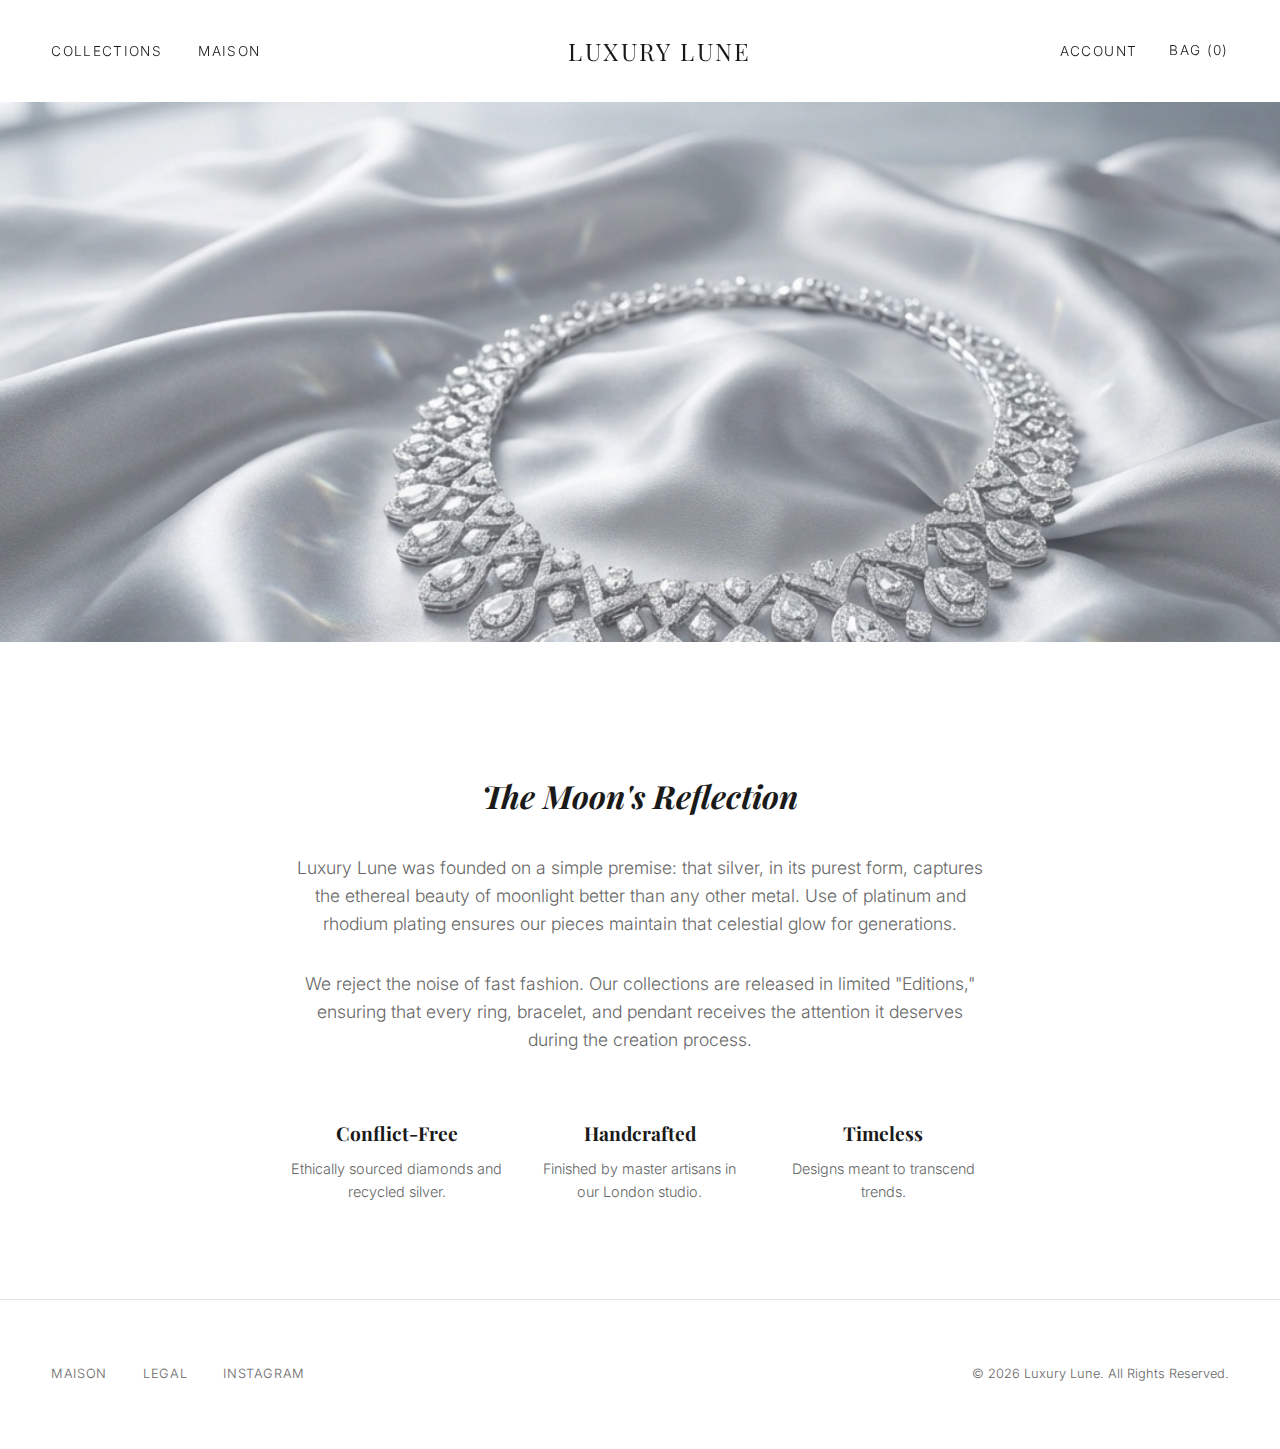
<file: maison.html>
<!DOCTYPE html>
<html lang="en">

<head>
    <meta charset="UTF-8">
    <meta name="viewport" content="width=device-width, initial-scale=1.0">
    <title>The Maison | Luxury Lune</title>
    <meta name="description" content="The story of Luxury Lune, crafting ethereal silver jewellery.">
    <link rel="preconnect" href="https://fonts.googleapis.com">
    <link rel="preconnect" href="https://fonts.gstatic.com" crossorigin>
    <link
        href="https://fonts.googleapis.com/css2?family=Inter:wght@300;400;500&family=Playfair+Display:ital,wght@0,400;0,600;1,400&display=swap"
        rel="stylesheet">
    <link rel="stylesheet" href="style.css">
    <style>
        .maison-hero {
            height: 60vh;
            background-color: var(--color-silver);
            display: flex;
            align-items: center;
            justify-content: center;
            margin-bottom: 4rem;
            overflow: hidden;
        }

        .maison-hero img {
            width: 100%;
            height: 100%;
            object-fit: cover;
            opacity: 0.8;
        }

        .content-block {
            padding: 4rem var(--spacing-container);
            max-width: 800px;
            margin: 0 auto;
            text-align: center;
        }

        .block-title {
            font-family: var(--font-heading);
            font-size: 2rem;
            margin-bottom: 2rem;
            font-style: italic;
        }

        .block-text {
            margin-bottom: 2rem;
            font-size: 1.1rem;
            color: var(--color-text-light);
        }

        .values-grid {
            display: grid;
            grid-template-columns: repeat(3, 1fr);
            gap: 2rem;
            margin-top: 4rem;
            text-align: center;
        }

        .value-item h3 {
            font-family: var(--font-heading);
            font-size: 1.2rem;
            margin-bottom: 0.5rem;
        }

        @media (max-width: 768px) {
            .values-grid {
                grid-template-columns: 1fr;
            }
        }
    </style>
</head>

<body>

    <header class="site-header">
        <button class="mobile-menu-toggle" aria-label="Toggle Menu">
            <span></span>
            <span></span>
            <span></span>
        </button>
        <nav class="nav-left">
            <a href="collections.html" class="nav-link">Collections</a>
            <a href="maison.html" class="nav-link">Maison</a>
        </nav>

        <div class="logo">
            <a href="index.html">LUXURY LUNE</a>
        </div>

        <nav class="nav-right">
            <div class="nav-item-dropdown">
                <a href="account.html" class="nav-link">Account</a>
                <div class="dropdown-content">
                    <a href="account.html?mode=login">Sign In</a>
                    <a href="account.html?mode=register">Create Account</a>
                </div>
            </div>
            <a href="cart.html" class="nav-link">Bag (0)</a>
        </nav>
        </nav>

        <div class="mobile-menu-overlay"></div>
        <nav class="mobile-nav">
            <span class="close-mobile-menu">&times;</span>
            <a href="index.html" class="mobile-link">Home</a>
            <a href="collections.html" class="mobile-link">Collections</a>
            <a href="maison.html" class="mobile-link">Maison</a>
            <a href="cart.html" class="mobile-link">Bag</a>
            <a href="account.html" class="mobile-link">Account</a>
        </nav>
    </header>

    <main>
        <div class="maison-hero">
            <!-- Reusing hero banner for now, ideally would be a different "studio" shot -->
            <img src="assets/images/hero_banner.webp" alt="Luxury Lune Studio">
        </div>

        <section class="content-block">
            <h1 class="block-title">The Moon's Reflection</h1>
            <p class="block-text">
                Luxury Lune was founded on a simple premise: that silver, in its purest form, captures the ethereal
                beauty of moonlight better than any other metal. Use of platinum and rhodium plating ensures our pieces
                maintain that celestial glow for generations.
            </p>
            <p class="block-text">
                We reject the noise of fast fashion. Our collections are released in limited "Editions," ensuring that
                every ring, bracelet, and pendant receives the attention it deserves during the creation process.
            </p>

            <div class="values-grid">
                <div class="value-item">
                    <h3>Conflict-Free</h3>
                    <p class="block-text" style="font-size: 0.9rem;">Ethically sourced diamonds and recycled silver.</p>
                </div>
                <div class="value-item">
                    <h3>Handcrafted</h3>
                    <p class="block-text" style="font-size: 0.9rem;">Finished by master artisans in our London studio.
                    </p>
                </div>
                <div class="value-item">
                    <h3>Timeless</h3>
                    <p class="block-text" style="font-size: 0.9rem;">Designs meant to transcend trends.</p>
                </div>
            </div>
        </section>
    </main>

    <footer class="site-footer">
        <div class="footer-links">
            <a href="maison.html">Maison</a>
            <a href="#">Legal</a>
            <a href="#">Instagram</a>
        </div>
        <p class="copyright">&copy; 2026 Luxury Lune. All Rights Reserved.</p>
    </footer>

</body>

</html>
</file>
<file: style.css>
/* Base Reset & Typography */
:root {
    --color-bg: #FFFFFF;
    --color-text: #1A1A1A;
    --color-text-main: #1A1A1A;
    --color-text-light: #666666;
    --color-silver: #F5F5F5;
    --color-border: #E0E0E0;

    --font-heading: 'Playfair Display', serif;
    --font-body: 'Inter', sans-serif;

    --spacing-container: 4vw;
}

* {
    margin: 0;
    padding: 0;
    box-sizing: border-box;
}

body {
    background-color: var(--color-bg);
    color: var(--color-text);
    font-family: var(--font-body);
    font-weight: 300;
    line-height: 1.6;
    overflow-x: hidden;
    -webkit-font-smoothing: antialiased;
}

img {
    max-width: 100%;
    display: block;
    height: auto;
}

a {
    text-decoration: none;
    color: inherit;
    transition: opacity 0.3s ease;
}

a:hover {
    opacity: 0.6;
}

/* Header */
.site-header {
    display: flex;
    justify-content: space-between;
    align-items: center;
    padding: 2rem var(--spacing-container);
    position: sticky;
    top: 0;
    background-color: rgba(255, 255, 255, 0.95);
    z-index: 100;
    backdrop-filter: blur(5px);
}

.logo {
    font-family: var(--font-heading);
    font-size: 1.5rem;
    letter-spacing: 0.1em;
    font-weight: 400;
    text-transform: uppercase;
}

.nav-link {
    font-size: 0.85rem;
    text-transform: uppercase;
    letter-spacing: 0.1em;
    margin: 0 1rem;
}

.nav-left .nav-link:first-child {
    margin-left: 0;
}

.nav-right .nav-link:last-child {
    margin-right: 0;
}

/* Hero Section */
.hero {
    width: 100%;
    margin-bottom: 4rem;
}

.hero-image-container {
    width: 100%;
    height: 80vh;
    overflow: hidden;
    position: relative;
    background-color: var(--color-silver);
    /* Fallback */
}

.hero-img {
    width: 100%;
    height: 100%;
    object-fit: cover;
    opacity: 0;
    /* Animation start */
    animation: fadeIn 1.5s ease-out forwards;
}

@keyframes fadeIn {
    from {
        opacity: 0;
        transform: scale(1.02);
    }

    to {
        opacity: 1;
        transform: scale(1);
    }
}

/* Featured Collection */
.featured-collection {
    padding: 0 var(--spacing-container) 6rem;
    text-align: center;
}

.collection-header {
    margin-bottom: 4rem;
}

.collection-title {
    font-family: var(--font-heading);
    font-size: 2.5rem;
    font-style: italic;
    font-weight: 400;
    margin-bottom: 0.5rem;
}

.discover-link {
    font-size: 0.9rem;
    text-decoration: underline;
    text-underline-offset: 4px;
    color: var(--color-text-light);
}

/* Product Grid */
.product-grid {
    display: grid;
    grid-template-columns: repeat(auto-fit, minmax(300px, 1fr));
    gap: 4rem 2rem;
    max-width: 1400px;
    margin: 0 auto;
}

.product-card {
    text-align: center;
    cursor: pointer;
    display: flex;
    flex-direction: column;
    height: 100%;
}

.product-card .add-to-bag-btn {
    margin-top: auto;
    /* Push to bottom */
    width: 100%;
    padding: 0.8rem;
    background: transparent;
    border: 1px solid #E0E0E0;
    color: var(--color-text);
    text-transform: uppercase;
    font-size: 0.8rem;
    letter-spacing: 0.1em;
    cursor: pointer;
    transition: all 0.3s ease;
    opacity: 0;
    /* Hidden by default on desktop */
    transform: translateY(10px);
}

.product-card:hover .add-to-bag-btn {
    opacity: 1;
    transform: translateY(0);
}

.product-card .add-to-bag-btn:hover {
    background-color: var(--color-text);
    color: #FFF;
}

@media (max-width: 768px) {
    .product-card .add-to-bag-btn {
        opacity: 1;
        /* Always visible on mobile */
        transform: translateY(0);
        margin-top: 1rem;
    }
}



.product-image {
    background-color: #FAFAFA;
    /* Soft backing */
    margin-bottom: 1.5rem;
    overflow: hidden;
    aspect-ratio: 1;
    /* Square images */
    display: flex;
    align-items: center;
    justify-content: center;
}

.product-image img {
    width: 80%;
    /* Give it some breathing room */
    height: auto;
    transition: transform 0.5s ease;
}

.product-card:hover .product-image img {
    transform: scale(1.05);
}

.product-info {
    font-family: var(--font-heading);
}

.product-name {
    font-size: 1.1rem;
    margin-bottom: 0.25rem;
    font-weight: 600;
}

.product-price {
    font-family: var(--font-body);
    font-size: 0.9rem;
    color: var(--color-text-light);
}

/* Footer */
.site-footer {
    padding: 4rem var(--spacing-container);
    border-top: 1px solid var(--color-border);
    display: flex;
    justify-content: space-between;
    align-items: center;
    font-size: 0.8rem;
    color: var(--color-text-light);
}

.footer-links a {
    margin-right: 2rem;
    text-transform: uppercase;
    letter-spacing: 0.05em;
}

/* Responsive */
@media (max-width: 768px) {
    .site-header {
        flex-direction: row;
        justify-content: space-between;
        align-items: center;
        padding: 1rem;
        gap: 0;
    }

    .nav-left {
        display: none;
    }

    .nav-right {
        display: block;
        /* Show Cart on Mobile */
    }

    .nav-right .nav-item-dropdown {
        display: none;
        /* Hide Account on Mobile Header */
    }

    .logo a {
        font-size: 1.2rem;
    }

    .mobile-menu-toggle {
        order: -1;
        /* Burger on Left */
        display: flex;
        padding: 5px;
    }

    .collection-title {
        font-size: 1.5rem;
    }

    .hero-image-container {
        height: 40vh;
    }

    .product-grid {
        grid-template-columns: repeat(2, 1fr);
        gap: 1rem 0.5rem;
        padding: 0 0.5rem;
    }

    .product-card {
        text-align: left;
    }

    .product-card .add-to-bag-btn {
        opacity: 1;
        /* Always visible on mobile */
        transform: translateY(0);
        margin-top: 0.5rem;
        padding: 0.6rem;
        font-size: 0.75rem;
    }

    .site-footer {
        flex-direction: column;
        gap: 1.5rem;
    }

    .footer-links a {
        margin: 0 1rem;
    }

    .cart-sidebar {
        width: 100%;
        max-width: none;
    }

    .about-maison,
    .newsletter,
    .testimonials {
        padding: 3rem 1rem;
    }

    .about-title,
    .newsletter-title {
        font-size: 1.5rem;
    }
}

/* Testimonials */
.testimonials {
    padding: 6rem var(--spacing-container);
    text-align: center;
    background-color: #FFF;
}

.testimonial-quote {
    font-family: var(--font-heading);
    font-size: 1.5rem;
    font-style: italic;
    max-width: 800px;
    margin: 0 auto 1.5rem;
    line-height: 1.4;
}

.testimonial-author {
    font-size: 0.9rem;
    letter-spacing: 0.1em;
    text-transform: uppercase;
    color: var(--color-text-light);
}

/* About Maison */
.about-maison {
    background-color: #FAFAFA;
    padding: 6rem var(--spacing-container);
    text-align: center;
    margin-bottom: 4rem;
}

.about-title {
    font-family: var(--font-heading);
    font-size: 2rem;
    margin-bottom: 1.5rem;
    font-weight: 400;
}

.about-text {
    max-width: 600px;
    margin: 0 auto 2rem;
    font-size: 1rem;
    color: var(--color-text-light);
}

.read-more-link {
    text-transform: uppercase;
    font-size: 0.8rem;
    letter-spacing: 0.1em;
    border-bottom: 1px solid var(--color-text);
    padding-bottom: 2px;
}

/* Newsletter */
.newsletter {
    padding: 4rem var(--spacing-container);
    text-align: center;
    border-top: 1px solid var(--color-border);
}

.newsletter-title {
    font-family: var(--font-heading);
    font-size: 1.8rem;
    margin-bottom: 1rem;
    font-weight: 400;
}

.newsletter-desc {
    color: var(--color-text-light);
    margin-bottom: 2rem;
}

.newsletter-form {
    display: flex;
    justify-content: center;
    gap: 1rem;
    max-width: 500px;
    margin: 0 auto;
}

.newsletter-form input {
    flex: 1;
    padding: 0.8rem 1rem;
    border: 1px solid var(--color-border);
    font-family: var(--font-body);
    font-size: 0.9rem;
    outline: none;
}

.newsletter-form button {
    background-color: var(--color-text);
    color: #FFF;
    border: none;
    padding: 0.8rem 2rem;
    text-transform: uppercase;
    font-size: 0.8rem;
    letter-spacing: 0.1em;
    cursor: pointer;
    transition: background-color 0.3s;
}

.newsletter-form button:hover {
    background-color: #333;
}

@media (max-width: 768px) {
    .newsletter-form {
        flex-direction: column;
    }
}

/* Quantity Controls */
.quantity-controls {
    display: flex;
    align-items: center;
    gap: 0.5rem;
    border: 1px solid #E0E0E0;
    width: fit-content;
    padding: 0.2rem;
}

.qty-btn {
    background: none;
    border: none;
    cursor: pointer;
    font-size: 1rem;
    color: var(--color-text-main);
    /* defaulting to text color */
    width: 24px;
    height: 24px;
    display: flex;
    align-items: center;
    justify-content: center;
    transition: background-color 0.2s;
}

.qty-btn:hover {
    background-color: #F5F5F5;
}

.qty-display {
    font-family: var(--font-body);
    font-size: 0.9rem;
    min-width: 20px;
    text-align: center;
}

/* Cart Page Specifics */
.product-flex {
    display: flex;
    align-items: center;
    gap: 1.5rem;
}

.product-flex img {
    width: 70px;
    height: 70px;
    object-fit: cover;
    background-color: #FAFAFA;
}

.total-col {
    font-family: var(--font-body);
    font-weight: 500;
}


/* --- Account Page Styles --- */

.account-main {
    min-height: 80vh;
    display: flex;
    align-items: center;
    justify-content: center;
    position: relative;
    overflow: hidden;
}

.account-container {
    position: relative;
    width: 100%;
    max-width: 450px;
    padding: 2rem;
    z-index: 2;
}

/* Glassmorphism Card */
.glass-panel {
    background: rgba(255, 255, 255, 0.7);
    backdrop-filter: blur(20px);
    -webkit-backdrop-filter: blur(20px);
    border: 1px solid rgba(255, 255, 255, 0.8);
    box-shadow: 0 8px 32px 0 rgba(31, 38, 135, 0.07);
    border-radius: 20px;
    padding: 3rem;
    overflow: hidden;
    position: relative;
    z-index: 10;
    /* Ensure card is above decorative elements */
}

/* Decorative Background Elements */
.deco-circle {
    position: absolute;
    border-radius: 50%;
    z-index: 1;
    filter: blur(60px);
}

.circle-1 {
    width: 300px;
    height: 300px;
    background: rgba(200, 200, 200, 0.3);
    top: -50px;
    left: -50px;
}

.circle-2 {
    width: 250px;
    height: 250px;
    background: rgba(180, 180, 180, 0.3);
    bottom: -50px;
    right: -50px;
}

/* Toggle Switch */
.account-toggle {
    display: flex;
    position: relative;
    margin-bottom: 3rem;
    background: rgba(0, 0, 0, 0.05);
    border-radius: 30px;
    padding: 0.3rem;
}

.toggle-btn {
    flex: 1;
    border: none;
    background: none;
    padding: 0.8rem;
    font-family: var(--font-heading);
    font-size: 0.9rem;
    cursor: pointer;
    z-index: 2;
    transition: color 0.3s;
    color: var(--color-text-light);
}

.toggle-btn.active {
    color: var(--color-text-main);
    font-weight: 600;
}

.toggle-slider {
    position: absolute;
    top: 0.3rem;
    bottom: 0.3rem;
    left: 0.3rem;
    /* padding offset */
    width: calc(50% - 0.3rem);
    background: white;
    box-shadow: 0 2px 10px rgba(0, 0, 0, 0.05);
    border-radius: 25px;
    transition: transform 0.4s cubic-bezier(0.68, -0.55, 0.265, 1.55);
    z-index: 1;
}

/* Forms */
.form-container {
    position: relative;
    min-height: 320px;
    /* Pre-allocate space */
}

.account-form {
    position: absolute;
    top: 0;
    left: 0;
    width: 100%;
    opacity: 0;
    transform: translateX(20px);
    pointer-events: none;
    transition: all 0.4s ease;
}

.account-form.active {
    opacity: 1;
    transform: translateX(0);
    pointer-events: auto;
}

.form-title {
    font-size: 1.8rem;
    margin-bottom: 0.5rem;
    color: var(--color-text-main);
}

.form-subtitle {
    font-size: 0.9rem;
    color: var(--color-text-light);
    margin-bottom: 2rem;
}

/* Floating Label Inputs */
.input-group {
    position: relative;
    margin-bottom: 1.5rem;
}

.input-group input {
    width: 100%;
    padding: 0.8rem 0;
    font-size: 1rem;
    color: var(--color-text-main);
    background: transparent;
    border: none;
    border-bottom: 1px solid #E0E0E0;
    outline: none;
    transition: border-color 0.3s;
    font-family: var(--font-body);
}

.input-group input:focus {
    border-bottom-color: var(--color-text-main);
}

.input-group label {
    position: absolute;
    top: 0.8rem;
    left: 0;
    font-size: 1rem;
    color: #999;
    pointer-events: none;
    transition: all 0.3s ease;
}

.input-group input:focus~label,
.input-group input:not(:placeholder-shown)~label {
    top: -12px;
    font-size: 0.75rem;
    color: var(--color-text-main);
}

.form-actions {
    display: flex;
    justify-content: flex-end;
    margin-bottom: 2rem;
}

.forgot-password {
    font-size: 0.8rem;
    color: var(--color-text-light);
    text-decoration: none;
}

.auth-btn {
    width: 100%;
    padding: 1rem;
    background-color: #1A1A1A;
    background-color: var(--color-text-main, #1A1A1A);
    color: white;
    border: none;
    font-family: var(--font-heading);
    font-size: 1rem;
    cursor: pointer;
    transition: background-color 0.3s, transform 0.2s;
    letter-spacing: 0.1em;
    text-transform: uppercase;
}

.auth-btn:hover {
    background-color: black;
    transform: translateY(-2px);
}

/* Navigation Dropdown */
.nav-right {
    position: relative;
    display: flex;
    align-items: center;
}

.nav-item-dropdown {
    position: relative;
    display: inline-block;
    height: 100%;
}

.dropdown-content {
    display: none;
    position: absolute;
    top: 100%;
    left: 50%;
    transform: translateX(-50%);
    background-color: white;
    min-width: 160px;
    box-shadow: 0 8px 16px 0 rgba(0, 0, 0, 0.1);
    z-index: 100;
    border: 1px solid #f0f0f0;
    padding: 0.5rem 0;
}

.dropdown-content a {
    color: var(--color-text);
    padding: 12px 16px;
    text-decoration: none;
    display: block;
    font-size: 0.85rem;
    text-transform: uppercase;
    letter-spacing: 0.05em;
    text-align: center;
}

.dropdown-content a:hover {
    background-color: #f9f9f9;
}

.nav-item-dropdown:hover .dropdown-content {
    display: block;
}

/* --- Product Details Modal --- */
.modal-overlay {
    position: fixed;
    top: 0;
    left: 0;
    width: 100%;
    height: 100%;
    background: rgba(0, 0, 0, 0.4);
    backdrop-filter: blur(4px);
    z-index: 2000;
    opacity: 0;
    visibility: hidden;
    transition: all 0.3s ease;
    display: flex;
    justify-content: center;
    align-items: center;
}

.modal-overlay.open {
    opacity: 1;
    visibility: visible;
}

.product-modal {
    background: #FFFFFF;
    width: 90%;
    max-width: 900px;
    height: auto;
    max-height: 90vh;
    border-radius: 4px;
    display: flex;
    overflow: hidden;
    position: relative;
    box-shadow: 0 20px 50px rgba(0, 0, 0, 0.1);
    transform: translateY(20px);
    transition: transform 0.4s ease;
}

.modal-overlay.open .product-modal {
    transform: translateY(0);
}

.modal-close {
    position: absolute;
    top: 1.5rem;
    right: 1.5rem;
    font-size: 1.5rem;
    cursor: pointer;
    z-index: 10;
    line-height: 1;
}

.modal-image {
    flex: 1;
    background: #F9F9F9;
    display: flex;
    align-items: center;
    justify-content: center;
}

.modal-image img {
    max-width: 100%;
    max-height: 100%;
    object-fit: contain;
}

.modal-info {
    flex: 1;
    padding: 3rem;
    display: flex;
    flex-direction: column;
    justify-content: center;
    background: #fff;
    overflow-y: auto;
}

.modal-category {
    font-size: 0.8rem;
    text-transform: uppercase;
    color: #888;
    margin-bottom: 0.5rem;
    letter-spacing: 0.1em;
}

.modal-title {
    font-family: var(--font-heading);
    font-size: 2rem;
    margin-bottom: 1rem;
    font-weight: 400;
}

.modal-price {
    font-size: 1.25rem;
    margin-bottom: 2rem;
    color: #1a1a1a;
}

.modal-description {
    font-size: 0.95rem;
    line-height: 1.6;
    color: #555;
    margin-bottom: 2rem;
}

/* Modal Add to Bag Button */
.modal-add-btn {
    width: 100%;
    padding: 1rem;
    background-color: #1A1A1A;
    color: #FFFFFF;
    border: none;
    font-family: var(--font-heading);
    font-size: 0.9rem;
    cursor: pointer;
    transition: background-color 0.3s, transform 0.2s;
    letter-spacing: 0.1em;
    text-transform: uppercase;
}

.modal-add-btn:hover {
    background-color: #000000;
    transform: translateY(-2px);
}

/* Responsive Modal */
@media (max-width: 768px) {
    .product-modal {
        flex-direction: column;
        height: 90vh;
        overflow-y: auto;
    }

    .modal-image {
        min-height: 300px;
    }

    .modal-info {
        padding: 2rem;
    }
}

/* --- Mobile Navigation --- */

/* Initially hidden */
.mobile-menu-toggle {
    display: none;
    background: none;
    border: none;
    cursor: pointer;
    flex-direction: column;
    gap: 6px;
    z-index: 1001;
    /* Above overlay */
    padding: 10px;
}

.mobile-menu-toggle span {
    display: block;
    width: 25px;
    height: 2px;
    background-color: var(--color-text);
    transition: all 0.3s ease;
}

.mobile-nav {
    position: fixed;
    top: 0;
    left: 0;
    width: 100%;
    /* Or 80% if side drawer */
    height: 100vh;
    background-color: white;
    z-index: 1000;
    padding: 6rem 2rem;
    display: flex;
    flex-direction: column;
    gap: 2rem;
    transform: translateX(-100%);
    transition: transform 0.4s ease;
}

.mobile-nav.open {
    transform: translateX(0);
}

.mobile-link {
    font-size: 1.5rem;
    color: var(--color-text);
    text-decoration: none;
    font-family: var(--font-heading);
    text-transform: uppercase;
    letter-spacing: 0.05em;
    border-bottom: 1px solid #f0f0f0;
    padding-bottom: 1rem;
}

.mobile-menu-overlay {
    position: fixed;
    top: 0;
    left: 0;
    width: 100%;
    height: 100%;
    background: rgba(0, 0, 0, 0.5);
    z-index: 999;
    opacity: 0;
    visibility: hidden;
    transition: all 0.3s ease;
}

.mobile-menu-overlay.open {
    opacity: 1;
    visibility: visible;
}

.close-mobile-menu {
    position: absolute;
    top: 1.5rem;
    right: 2rem;
    font-size: 2rem;
    cursor: pointer;
}


/* Media Query for Mobile */
@media (max-width: 768px) {

    .nav-left,
    .nav-right {
        display: none;
        /* Hide regular nav */
    }

    .site-header {
        justify-content: space-between;
        align-items: center;
        padding: 1rem 1.5rem;
    }

    .mobile-menu-toggle {
        display: flex;
    }

    .logo {
        flex: 1;
        text-align: center;
    }

    /* Adjust logo size if needed */
    .logo a {
        font-size: 1.2rem;
    }
}

/* --- Toast Notification --- */
.toast {
    visibility: hidden;
    min-width: 250px;
    background-color: #333;
    color: #fff;
    text-align: center;
    border-radius: 4px;
    padding: 16px;
    position: fixed;
    z-index: 3000;
    left: 50%;
    bottom: 30px;
    transform: translateX(-50%);
    font-size: 0.9rem;
    box-shadow: 0 4px 12px rgba(0, 0, 0, 0.15);
    opacity: 0;
    transition: opacity 0.3s, bottom 0.3s;
}

.toast.show {
    visibility: visible;
    opacity: 1;
    bottom: 50px;
}


/* Secure Badge for Checkout */
.secure-badge {
    display: flex;
    align-items: center;
    gap: 0.5rem;
    font-size: 0.8rem;
    color: #666;
    margin-bottom: 1rem;
    background: #f0f0f0;
    padding: 0.5rem 1rem;
    border-radius: 4px;
    width: fit-content;
}

.secure-badge::before {
    content: '🔒';
    /* Simple lock icon */
}

/* Checkout Button */
.checkout-btn {
    display: block;
    width: 100%;
    padding: 1rem;
    background-color: #1A1A1A;
    background-color: var(--color-text-main, #1A1A1A);
    color: white;
    border: none;
    font-family: var(--font-heading);
    font-size: 1rem;
    cursor: pointer;
    transition: background-color 0.3s, transform 0.2s;
    letter-spacing: 0.1em;
    text-transform: uppercase;
    text-align: center;
    text-decoration: none;
}


.checkout-btn:hover {
    background-color: black;
    transform: translateY(-2px);
    opacity: 0.9;
}

.error-border {
    border-color: #ff4444 !important;
}
</file>
